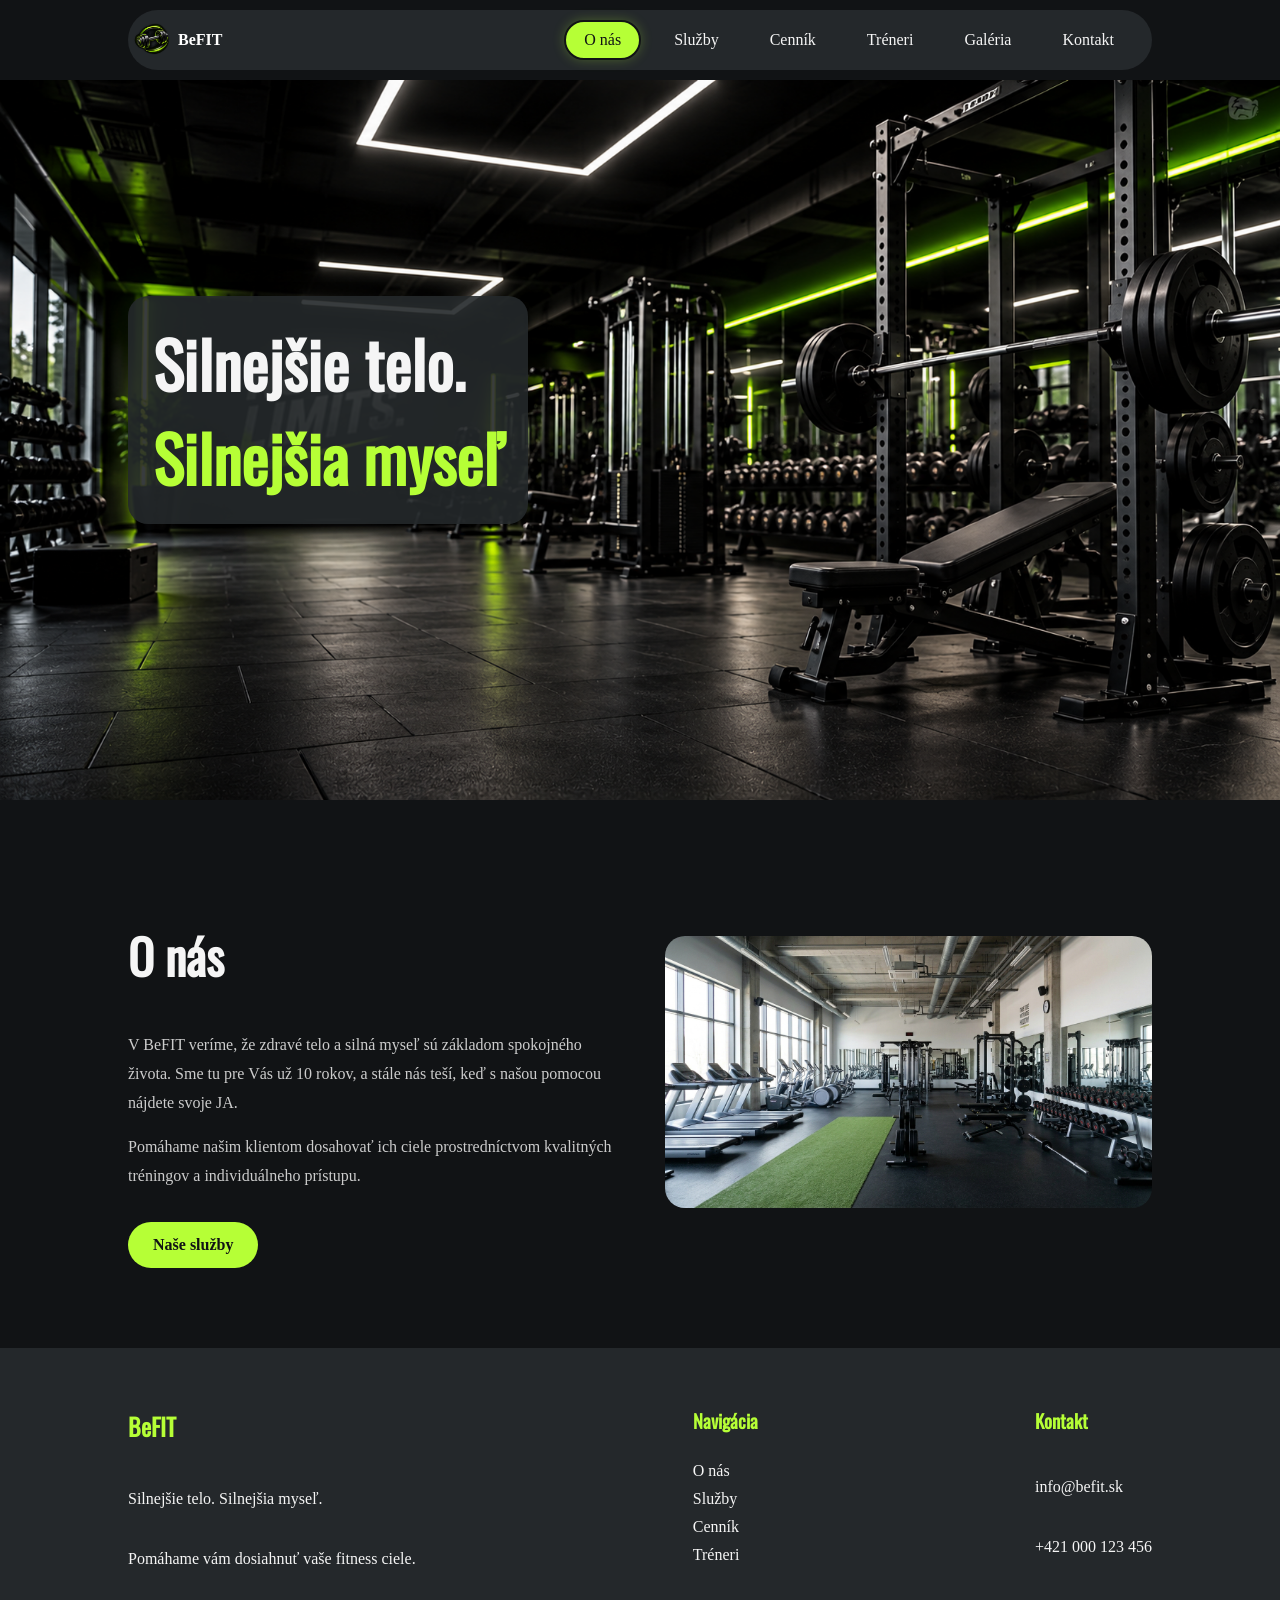
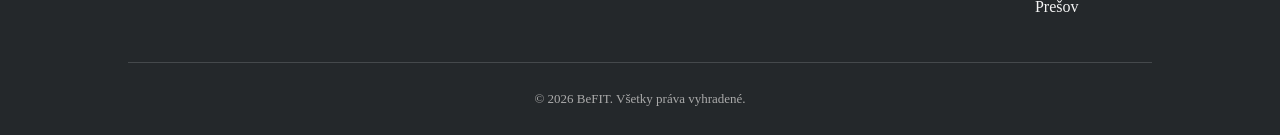
<file: index.html>
<!DOCTYPE html>
<html lang="sk">
<head>
    <meta charset="UTF-8">
    <meta name="viewport" content="width=device-width, initial-scale=1.0">
    <title>BeFit</title>
    <link rel="stylesheet" href="style.css">
</head>
<body>
    <header>
        <div class="logo">
            <img src="images/logo_ikona.png" alt="logo">
            <span><strong>BeFIT</strong></span>
        </div>
        <nav>
            <a href="index.html" class="active">O nás</a>
            <a href="sluzby.html">Služby</a>
            <a href="cennik.html">Cenník</a>
            <a href="treneri.html">Tréneri</a>
            <a href="galeria.html">Galéria</a>
            <a href="kontakt.html">Kontakt</a>
        </nav>
    </header>
    <div class="banner">
        <img src="images/banner.png" alt="banner">
        <div id="text">
            <span class="slogan white">Silnejšie telo.</span>
            <span class="slogan green">Silnejšia myseľ</span>
        </div>
    </div>
    
    <main>
        
        <section class="about">
        <div class="about-text">
            <h1>O nás</h1>
            <p>
                V BeFIT veríme, že zdravé telo a silná myseľ
                sú základom spokojného života. Sme tu pre Vás už 10 rokov, a stále nás teší, keď s našou pomocou nájdete svoje JA.
            </p>
            <p>
                Pomáhame našim klientom dosahovať ich ciele
                prostredníctvom kvalitných tréningov
                a individuálneho prístupu.
            </p>
            <a href="sluzby.html" class="button">
                Naše služby
            </a>
        </div>

        <div class="about-image">
            <img src="images/gym.jpg" alt="Interiér fitness centra">
        </div>
    </section>
    </main>
    <footer>
    <div class="footer-container">

        <div class="footer-about">
            <h2>BeFIT</h2>
            <p>Silnejšie telo. Silnejšia myseľ.</p>
            <p>Pomáhame vám dosiahnuť vaše fitness ciele.</p>
        </div>

        <div class="footer-links">
            <h3>Navigácia</h3>
            <a href="index.html">O nás</a>
            <a href="sluzby.html">Služby</a>
            <a href="cennik.html">Cenník</a>
            <a href="treneri.html">Tréneri</a>
        </div>

        <div class="footer-contact">
            <h3>Kontakt</h3>
            <p>info@befit.sk</p>
            <p>+421 000 123 456</p>
            <p>Prešov</p>
        </div>

    </div>

    <div class="footer-bottom">
        <p>&copy; 2026 BeFIT. Všetky práva vyhradené.</p>
    </div>
</footer>
    <script src="script.js"></script>
</body>
</html>
</file>
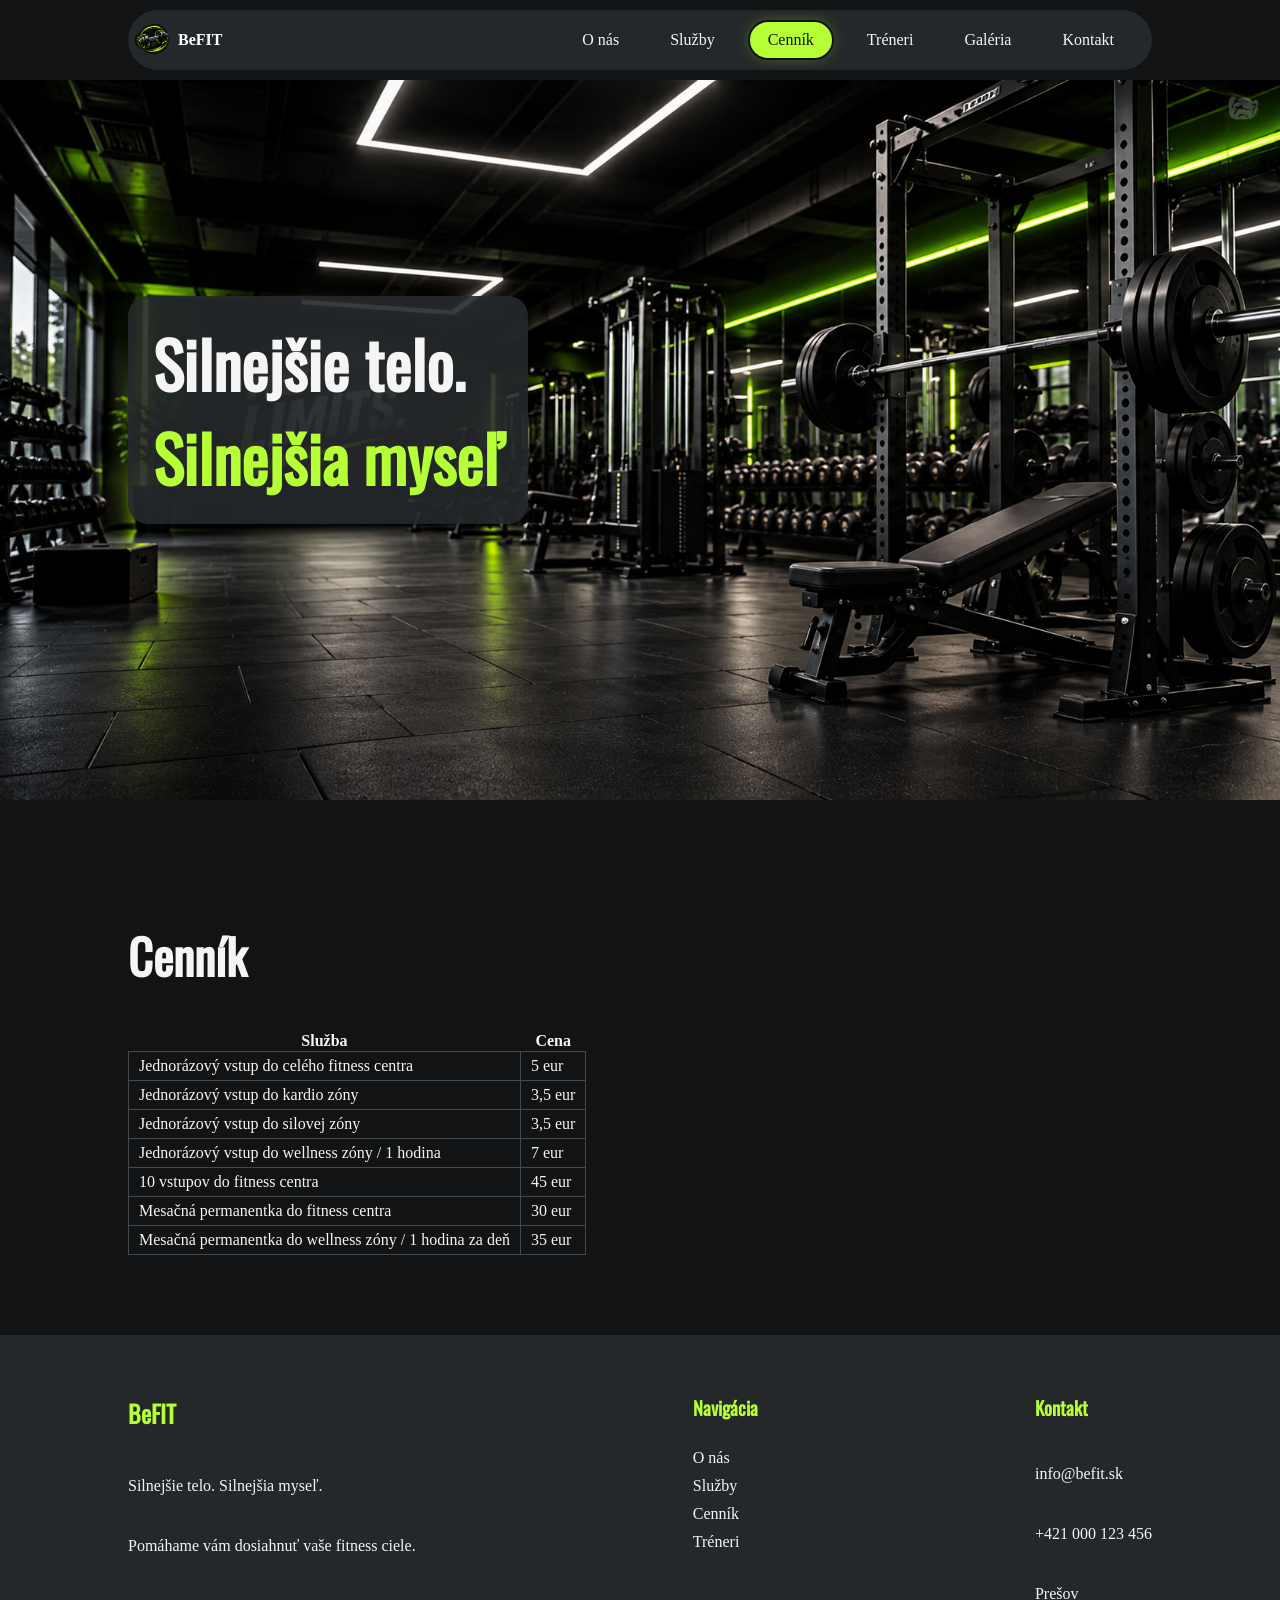
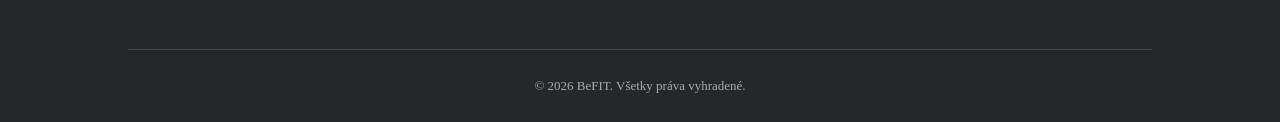
<file: cennik.html>
<!DOCTYPE html>
<html lang="sk">
<head>
    <meta charset="UTF-8">
    <meta name="viewport" content="width=device-width, initial-scale=1.0">
    <title>BeFit</title>
    <link rel="stylesheet" href="style.css">
</head>
<body>
    <header>
        <div class="logo">
            <img src="images/logo_ikona.png" alt="logo">
            <span><strong>BeFIT</strong></span>
        </div>
        <nav>
            <a href="index.html">O nás</a>
            <a href="sluzby.html">Služby</a>
            <a href="cennik.html" class="active">Cenník</a>
            <a href="treneri.html">Tréneri</a>
            <a href="galeria.html">Galéria</a>
            <a href="kontakt.html">Kontakt</a>
        </nav>
    </header>
    <div class="banner">
        <img src="images/banner.png" alt="banner">
        <div id="text">
            <span class="slogan white">Silnejšie telo.</span>
            <span class="slogan green">Silnejšia myseľ</span>
        </div>
    </div>
    
    <main>
        
        <section class="about">
        <div class="about-text">
            <h1>Cenník</h1>
            <table class="cennik">
                <thead>
                    <tr>
                        <th>Služba</td>
                        <th>Cena</td> 
                    </tr>
                </thead>
                <tbody>
                    <tr>
                        <td>Jednorázový vstup do celého fitness centra</td>
                        <td>5 eur</td>
                    </tr>
                    <tr>
                        <td>Jednorázový vstup do kardio zóny</td>
                        <td>3,5 eur</td>
                    </tr>
                    <tr>
                        <td>Jednorázový vstup do silovej zóny</td>
                        <td>3,5 eur</td>
                    </tr>
                    <tr>
                        <td>Jednorázový vstup do wellness zóny / 1 hodina</td>
                        <td>7 eur</td>
                    </tr>
                    <tr>
                        <td>10 vstupov do fitness centra</td>
                        <td>45 eur</td>
                    </tr>
                    <tr>
                        <td>Mesačná permanentka do fitness centra</td>
                        <td>30 eur</td>
                    </tr>
                    <tr>
                        <td>Mesačná permanentka do wellness zóny / 1 hodina za deň</td>
                        <td>35 eur</td>
                    </tr>
                </tbody>
            </table>
            
            
        </div>

        
    </section>
    </main>
    <footer>
    <div class="footer-container">

        <div class="footer-about">
            <h2>BeFIT</h2>
            <p>Silnejšie telo. Silnejšia myseľ.</p>
            <p>Pomáhame vám dosiahnuť vaše fitness ciele.</p>
        </div>

        <div class="footer-links">
            <h3>Navigácia</h3>
            <a href="index.html">O nás</a>
            <a href="sluzby.html">Služby</a>
            <a href="cennik.html">Cenník</a>
            <a href="treneri.html">Tréneri</a>
        </div>

        <div class="footer-contact">
            <h3>Kontakt</h3>
            <p>info@befit.sk</p>
            <p>+421 000 123 456</p>
            <p>Prešov</p>
        </div>

    </div>

    <div class="footer-bottom">
        <p>&copy; 2026 BeFIT. Všetky práva vyhradené.</p>
    </div>
</footer>
    <script src="script.js"></script>
</body>
</html>
</file>
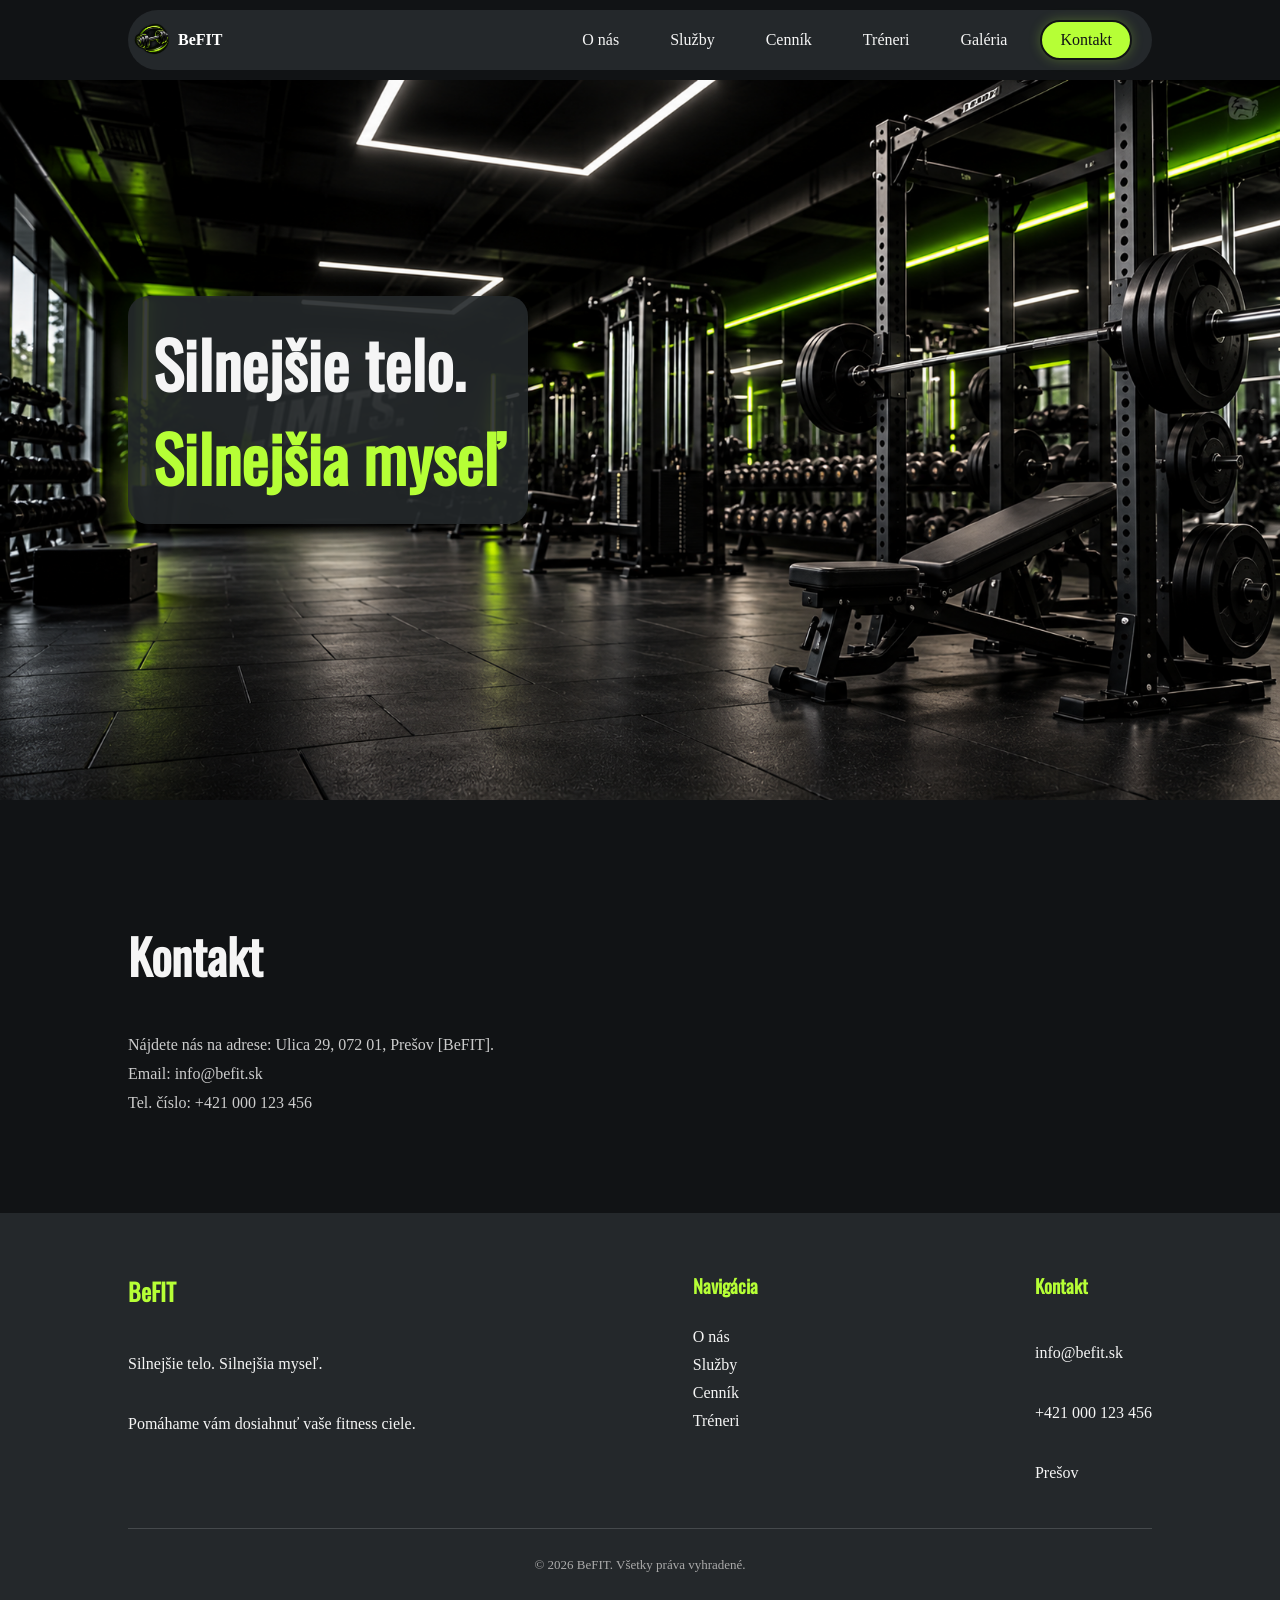
<file: kontakt.html>
<!DOCTYPE html>
<html lang="sk">
<head>
    <meta charset="UTF-8">
    <meta name="viewport" content="width=device-width, initial-scale=1.0">
    <title>BeFit</title>
    <link rel="stylesheet" href="style.css">
</head>
<body>
    <header>
        <div class="logo">
            <img src="images/logo_ikona.png" alt="logo">
            <span><strong>BeFIT</strong></span>
        </div>
        <nav>
            <a href="index.html">O nás</a>
            <a href="sluzby.html">Služby</a>
            <a href="cennik.html">Cenník</a>
            <a href="treneri.html">Tréneri</a>
            <a href="galeria.html">Galéria</a>
            <a href="kontakt.html" class="active">Kontakt</a>
        </nav>
    </header>
    <div class="banner">
        <img src="images/banner.png" alt="banner">
        <div id="text">
            <span class="slogan white">Silnejšie telo.</span>
            <span class="slogan green">Silnejšia myseľ</span>
        </div>
    </div>
    
    <main>
        
        <section class="about">
        <div class="about-text">
            <h1>Kontakt</h1>
            <p>
                Nájdete nás na adrese: Ulica 29, 072 01, Prešov [BeFIT]. <br>
                Email: info@befit.sk <br>
                Tel. číslo: +421 000 123 456
            </p>
            
        </div>

        
    </section>
    </main>
    <footer>
    <div class="footer-container">

        <div class="footer-about">
            <h2>BeFIT</h2>
            <p>Silnejšie telo. Silnejšia myseľ.</p>
            <p>Pomáhame vám dosiahnuť vaše fitness ciele.</p>
        </div>

        <div class="footer-links">
            <h3>Navigácia</h3>
            <a href="index.html">O nás</a>
            <a href="sluzby.html">Služby</a>
            <a href="cennik.html">Cenník</a>
            <a href="treneri.html">Tréneri</a>
        </div>

        <div class="footer-contact">
            <h3>Kontakt</h3>
            <p>info@befit.sk</p>
            <p>+421 000 123 456</p>
            <p>Prešov</p>
        </div>

    </div>

    <div class="footer-bottom">
        <p>&copy; 2026 BeFIT. Všetky práva vyhradené.</p>
    </div>
</footer>
    <script src="script.js"></script>
</body>
</html>
</file>
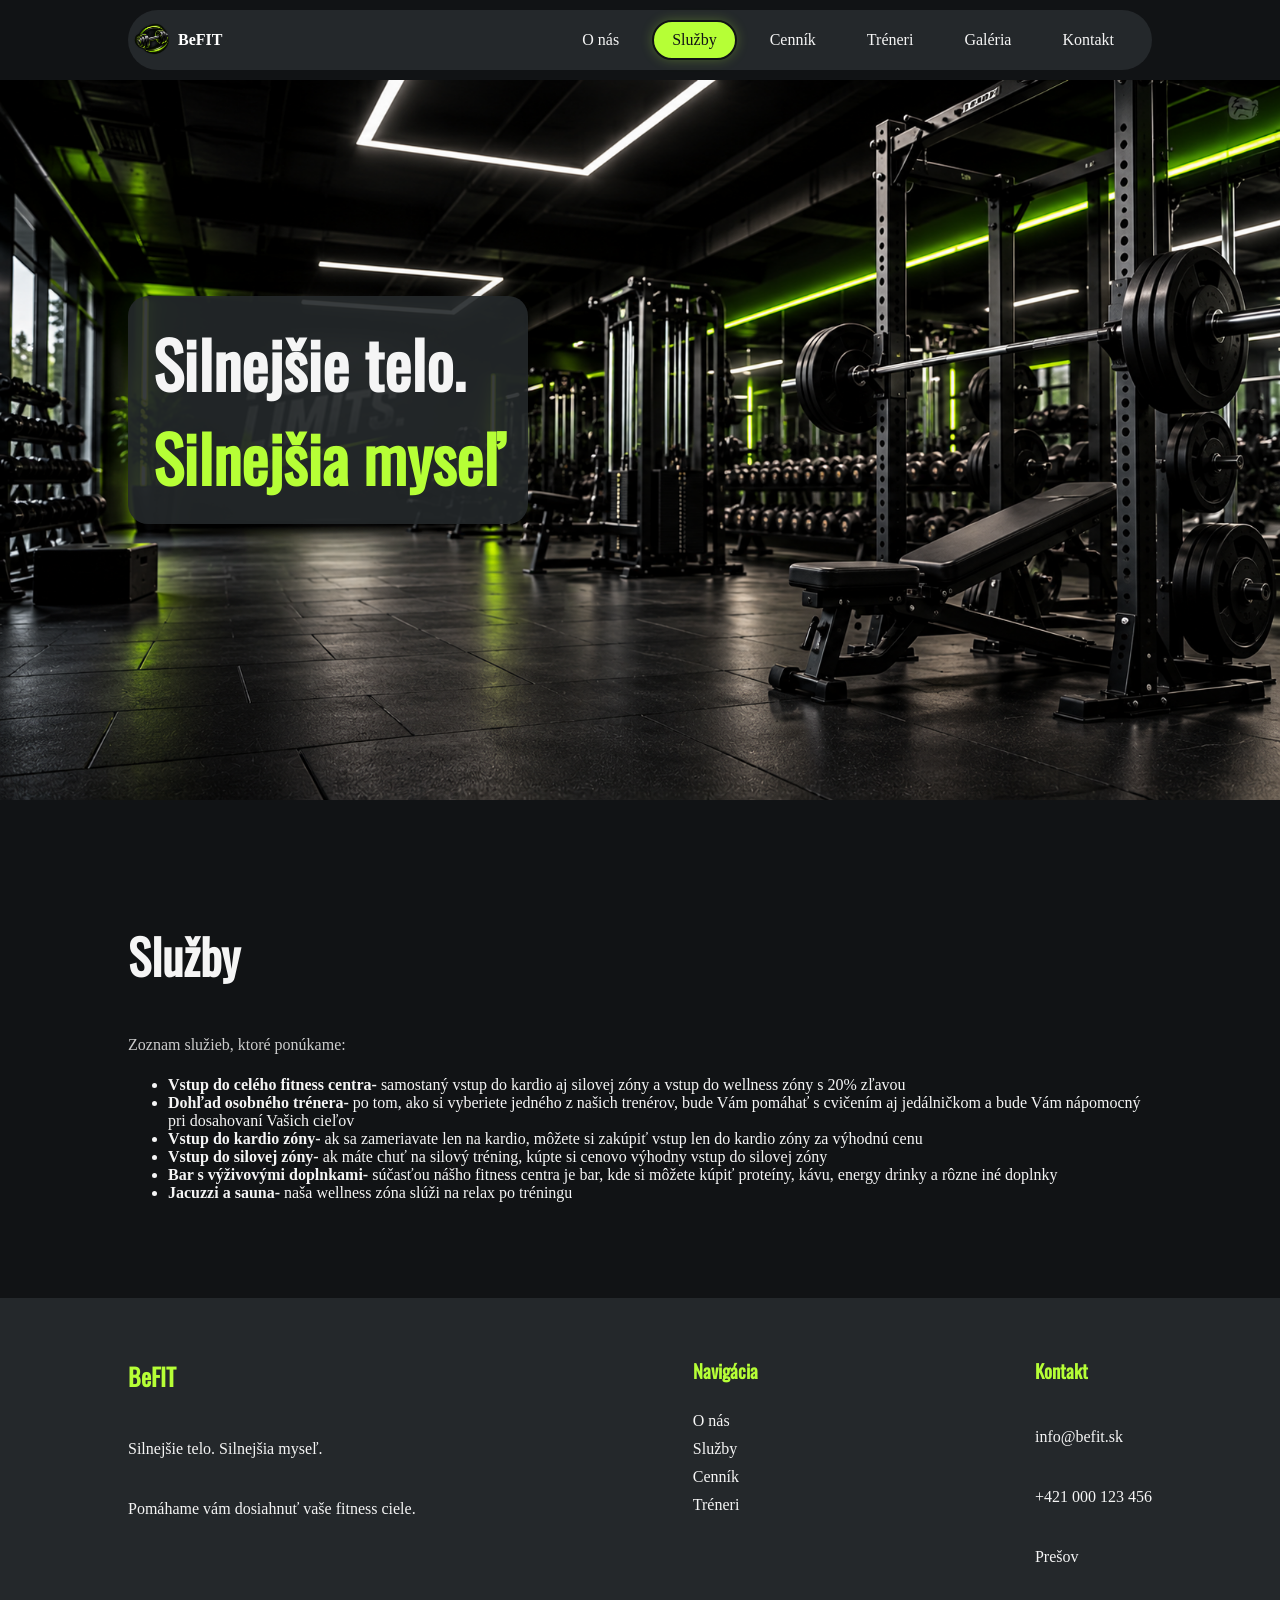
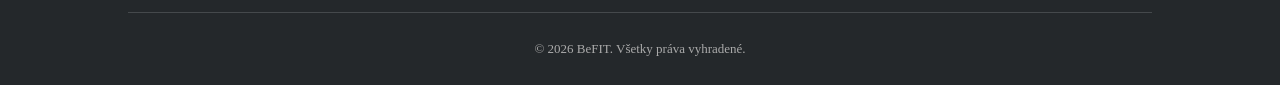
<file: sluzby.html>
<!DOCTYPE html>
<html lang="sk">
<head>
    <meta charset="UTF-8">
    <meta name="viewport" content="width=device-width, initial-scale=1.0">
    <title>BeFit</title>
    <link rel="stylesheet" href="style.css">
</head>
<body>
    <header>
        <div class="logo">
            <img src="images/logo_ikona.png" alt="logo">
            <span><strong>BeFIT</strong></span>
        </div>
        <nav>
            <a href="index.html">O nás</a>
            <a href="sluzby.html" class="active">Služby</a>
            <a href="cennik.html">Cenník</a>
            <a href="treneri.html">Tréneri</a>
            <a href="galeria.html">Galéria</a>
            <a href="kontakt.html">Kontakt</a>
        </nav>
    </header>
    <div class="banner">
        <img src="images/banner.png" alt="banner">
        <div id="text">
            <span class="slogan white">Silnejšie telo.</span>
            <span class="slogan green">Silnejšia myseľ</span>
        </div>
    </div>
    
    <main>
        
        <section class="about">
        <div class="about-text">
            <h1>Služby</h1>
            <p> Zoznam služieb, ktoré ponúkame:
            </p>
            <ul>
                <li><strong>Vstup do celého fitness centra-</strong> samostaný vstup do kardio aj silovej zóny a vstup do wellness zóny s 20% zľavou</li>
                <li><strong>Dohľad osobného trénera-</strong> po tom, ako si vyberiete jedného z našich trenérov, bude Vám pomáhať s cvičením aj jedálničkom a bude Vám nápomocný pri dosahovaní Vašich cieľov</li>
                <li><strong>Vstup do kardio zóny-</strong> ak sa zameriavate len na kardio, môžete si zakúpiť vstup len do kardio zóny za výhodnú cenu</li>
                <li><strong>Vstup do silovej zóny-</strong> ak máte chuť na silový tréning, kúpte si cenovo výhodny vstup do silovej zóny</li>
                <li><strong>Bar s výživovými doplnkami-</strong> súčasťou nášho fitness centra je bar, kde si môžete kúpiť proteíny, kávu, energy drinky a rôzne iné doplnky</li>
                <li><strong>Jacuzzi a sauna-</strong> naša wellness zóna slúži na relax po tréningu</li>
            </ul>
            
        </div>

        
    </section>
    </main>
    <footer>
    <div class="footer-container">

        <div class="footer-about">
            <h2>BeFIT</h2>
            <p>Silnejšie telo. Silnejšia myseľ.</p>
            <p>Pomáhame vám dosiahnuť vaše fitness ciele.</p>
        </div>

        <div class="footer-links">
            <h3>Navigácia</h3>
            <a href="index.html">O nás</a>
            <a href="sluzby.html">Služby</a>
            <a href="cennik.html">Cenník</a>
            <a href="treneri.html">Tréneri</a>
        </div>

        <div class="footer-contact">
            <h3>Kontakt</h3>
            <p>info@befit.sk</p>
            <p>+421 000 123 456</p>
            <p>Prešov</p>
        </div>

    </div>

    <div class="footer-bottom">
        <p>&copy; 2026 BeFIT. Všetky práva vyhradené.</p>
    </div>
</footer>
    <script src="script.js"></script>
</body>
</html>
</file>
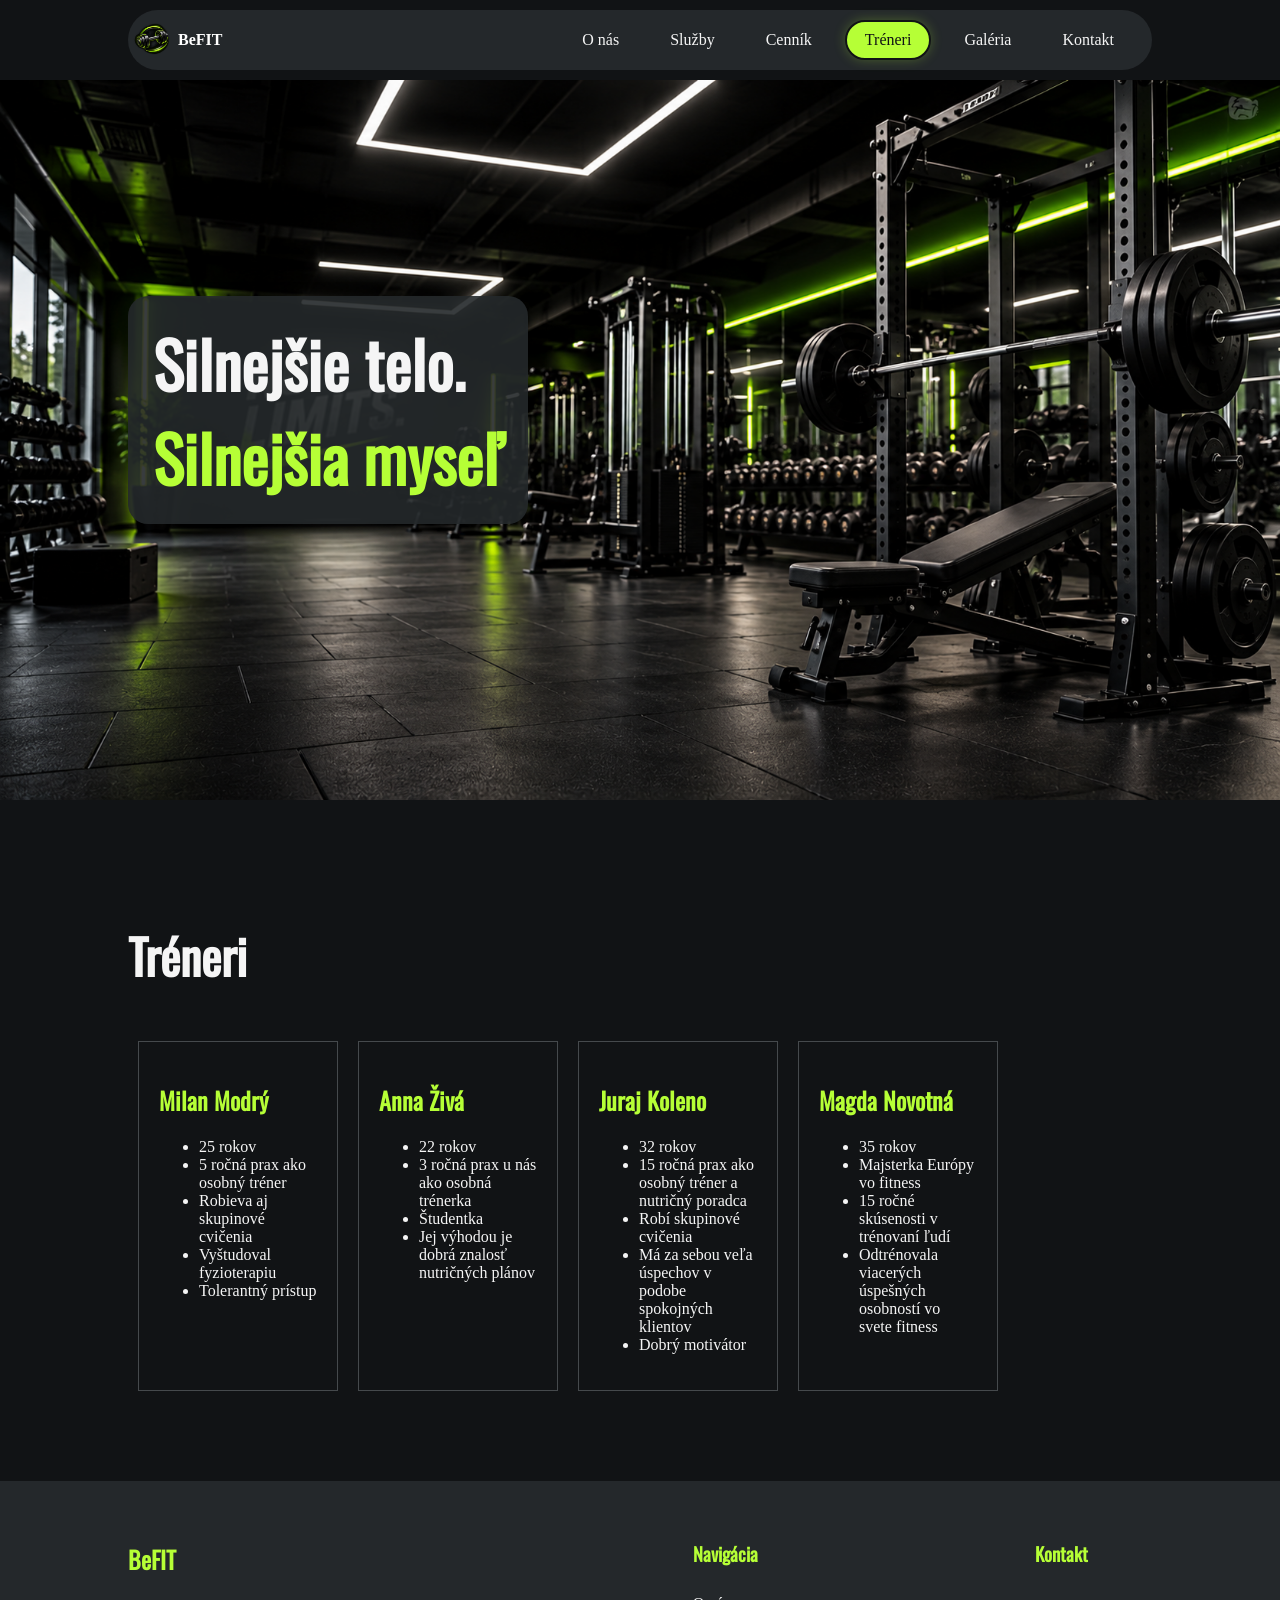
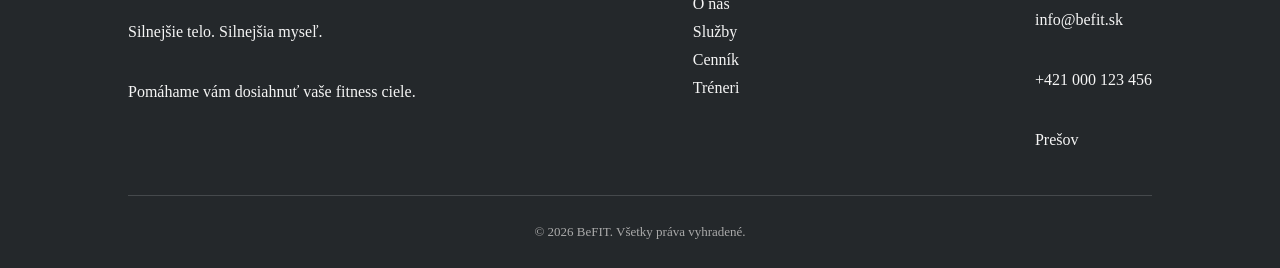
<file: treneri.html>
<!DOCTYPE html>
<html lang="sk">
<head>
    <meta charset="UTF-8">
    <meta name="viewport" content="width=device-width, initial-scale=1.0">
    <title>BeFit</title>
    <link rel="stylesheet" href="style.css">
</head>
<body>
    <header>
        <div class="logo">
            <img src="images/logo_ikona.png" alt="logo">
            <span><strong>BeFIT</strong></span>
        </div>
        <nav>
            <a href="index.html">O nás</a>
            <a href="sluzby.html">Služby</a>
            <a href="cennik.html">Cenník</a>
            <a href="treneri.html" class="active">Tréneri</a>
            <a href="galeria.html">Galéria</a>
            <a href="kontakt.html">Kontakt</a>
        </nav>
    </header>
    <div class="banner">
        <img src="images/banner.png" alt="banner">
        <div id="text">
            <span class="slogan white">Silnejšie telo.</span>
            <span class="slogan green">Silnejšia myseľ</span>
        </div>
    </div>
    
    <main>
        
        <section class="about">
            
        <div class="about-text">
            <h1>Tréneri</h1>
            <div id="treneri-container">
            <div class="trener">
                <h2>Milan Modrý</h2>
                <ul>
                    <li>25 rokov</li>
                    <li>5 ročná prax ako osobný tréner</li>
                    <li>Robieva aj skupinové cvičenia</li>
                    <li>Vyštudoval fyzioterapiu</li>
                    <li>Tolerantný prístup</li>
                </ul>
            </div>
            <div class="trener">
                <h2>Anna Živá</h2>
                <ul>
                    <li>22 rokov</li>
                    <li>3 ročná prax u nás ako osobná trénerka</li>
                    <li>Študentka</li>
                    <li>Jej výhodou je dobrá znalosť nutričných plánov</li>
                </ul>
            </div>
            <div class="trener">
                <h2>Juraj Koleno</h2>
                <ul>
                    <li>32 rokov</li>
                    <li>15 ročná prax ako osobný tréner a nutričný poradca</li>
                    <li>Robí skupinové cvičenia</li>
                    <li>Má za sebou veľa úspechov v podobe spokojných klientov</li>
                    <li>Dobrý motivátor</li>
                </ul>
            </div>
            <div class="trener">
                <h2>Magda Novotná</h2>
                <ul>
                    <li>35 rokov</li>
                    <li>Majsterka Európy vo fitness</li>
                    <li>15 ročné skúsenosti v trénovaní ľudí</li>
                    <li>Odtrénovala viacerých úspešných osobností vo svete fitness</li>
                </ul>
            </div>
            </div>
        </div>

        
    </section>
    </main>
    <footer>
    <div class="footer-container">

        <div class="footer-about">
            <h2>BeFIT</h2>
            <p>Silnejšie telo. Silnejšia myseľ.</p>
            <p>Pomáhame vám dosiahnuť vaše fitness ciele.</p>
        </div>

        <div class="footer-links">
            <h3>Navigácia</h3>
            <a href="index.html">O nás</a>
            <a href="sluzby.html">Služby</a>
            <a href="cennik.html">Cenník</a>
            <a href="treneri.html">Tréneri</a>
        </div>

        <div class="footer-contact">
            <h3>Kontakt</h3>
            <p>info@befit.sk</p>
            <p>+421 000 123 456</p>
            <p>Prešov</p>
        </div>

    </div>

    <div class="footer-bottom">
        <p>&copy; 2026 BeFIT. Všetky práva vyhradené.</p>
    </div>
</footer>
    <script src="script.js"></script>
</body>
</html>
</file>
<file: style.css>
@font-face {
    font-family: 'Montserrat'; /* Názov, pod ktorým budete font volať v CSS */
    src: url('fonts/Montserrat-Regular.ttf') format('ttf'); /* Správna cesta k súboru */
    font-weight: normal; /* Definícia hrúbky (normal, bold, 400, 700...) */
    font-style: normal;  /* Definícia štýlu (normal, italic) */
    font-display: swap;  /* Zabezpečí, že text sa zobrazí hneď s náhradným fontom, kým sa tento stiahne */
}
@font-face {
    font-family: 'Oswald';
    src: url('fonts/Oswald-Regular.ttf') format('truetype');
    font-weight: normal; 
    font-style: normal;
    font-display: swap;
}

*{
    box-sizing: border-box;
}

html{
    scroll-behavior: smooth;
}

img{
    max-width: 100%;
}

body{
    font-family: Montserrat, Verdana;
    background-color: #111315;
    color: #F5F5F5;
    margin: 0;
    padding: 0;
}

h1,h2,h3 {
    font-family: Oswald;
}

.logo > img{
    width: 50px;
    
}

.logo span{
    color: white;
}

.logo{
    display: flex;
    align-items: center;
}

nav{
    display: flex;
    gap: 15px;
    margin-right: 20px;
    align-items: center;
}

nav a {
    text-decoration: none;
    color: #F5F5F5;
    height: 40px;
    padding: 0 18px;
    border-radius: 20px;

    display: flex;
    align-items: center;
    justify-content: center;

    transition: 0.3s ease;
}

nav a:hover {
    background-color: #B6FF36;
    color: #111315;
    box-shadow: 0 0 12px rgba(182, 255, 54, 0.25);
}

header{
    display: flex;
    justify-content: space-between;
    align-items: center;
    height: 60px;
    background-color: #24282B;
    border-radius: 30px;
    width: 80%;
    margin: 10px auto 10px auto;
    
}

.banner img {
    width: 100%;
    max-width: 100%;
    height: auto;
    display: block;
}

.banner{
    position: relative;
    width: 100%;
}

.white{
    color: #F5F5F5;
    font-size: 4em;
    font-family: Oswald;
    font-weight: bold;
}

.green {
    color: #B6FF36;
    font-size: 4em;
    font-family: Oswald;
    font-weight: bold;
}

#text{
    display: flex;
    flex-direction: column;
    background-color: rgba(36, 40, 43, 0.9);
    width: fit-content;
    padding: 20px 25px;
    position: absolute;
    top: 30%;
    left: 10%;
    border-radius: 20px;
    box-shadow: 0 5px 20px rgba(0, 0, 0, 0.2);
}

footer {
    background-color: #24282B;
    margin-top: 60px;
    padding: 40px 10% 15px;
}

.footer-container {
    display: flex;
    justify-content: space-between;
    gap: 40px;
    flex-wrap: wrap;
}

.footer-about,
.footer-links,
.footer-contact {
    display: flex;
    flex-direction: column;
    gap: 10px;
}

footer h2 {
    color: #B6FF36;
}

footer h3 {
    color: #B6FF36;
}

footer a {
    color: #F5F5F5;
    text-decoration: none;
    transition: 0.3s;
}

footer a:hover {
    color: #B6FF36;
}

.footer-bottom {
    border-top: 1px solid #45494C;
    margin-top: 30px;
    padding-top: 15px;
    text-align: center;
    color: #AAAAAA;
    font-size: 13px;
}

.about {
    display: flex;
    align-items: center;
    justify-content: space-between;
    gap: 50px;
    width: 80%;
    margin: 80px auto;
}

.about-text {
    flex: 1;
}

.about-text h1 {
    font-size: 3em;
}

.about-text p {
    line-height: 1.8;
    color: #CCCCCC;
}

.about-image {
    flex: 1;
}

.about-image img {
    width: 100%;
    border-radius: 20px;
}

.button {
    display: inline-block;
    background-color: #B6FF36;
    color: #111315;
    padding: 14px 25px;
    border-radius: 25px;
    text-decoration: none;
    font-weight: bold;
    margin-top: 15px;
}

.active{
    background-color: #B6FF36;
    color: #111315;
    box-shadow: 0 0 12px rgba(182, 255, 54, 0.25);
    border: solid 2px #111315;
}

.cennik{
    border-collapse: collapse;
}

.cennik td{
    padding: 5px 10px;
    border: solid 1px #45494C;
}

#treneri-container{
    display: flex;
    
}

.trener{
    border: solid 1px #45494C;
    padding: 20px;
    width: 200px;
    margin: 10px;
}

.trener h2{
    color: #B6FF36;
}

.galeria {
  display: grid;
  grid-template-columns: repeat(auto-fill, minmax(220px, 1fr));
  gap: 15px;
}

.galeria img {
  width: 100%;
  height: 150px;
  object-fit: cover;
  cursor: pointer;
  border-radius: 10px;
  transition: transform 0.3s;
}

.galeria img:hover {
  transform: scale(1.03);
}

/* Lightbox */
.lightbox {
  display: none;
  position: fixed;
  inset: 0;
  background: rgba(0,0,0,0.95);
  z-index: 9999;
  align-items: center;
  justify-content: center;
}

.lightbox.active {
  display: flex;
}

.lightbox img {
  max-width: 85%;
  max-height: 85vh;
  object-fit: contain;
}

.lightbox button {
  position: absolute;
  background: none;
  border: none;
  color: white;
  font-size: 40px;
  cursor: pointer;
  padding: 15px;
}

.close {
  top: 15px;
  right: 25px;
}

.prev {
  left: 15px;
}

.next {
  right: 15px;
}

.counter {
  position: absolute;
  bottom: 20px;
  color: white;
  font-size: 16px;
}


/* TABLET */
@media screen and (max-width: 900px) {

    header {
        width: 95%;
    }

    nav {
        gap: 5px;
        margin-right: 10px;
    }

    nav a {
        padding: 0 10px;
        font-size: 13px;
    }

    .logo > img {
        width: 40px;
    }

    .about {
        width: 90%;
        gap: 25px;
    }

    .about-text h1 {
        font-size: 2.5em;
    }

    .white,
    .green {
        font-size: 3em;
    }

    #text {
        top: 25%;
        left: 5%;
    }

    .footer-container {
        gap: 25px;
    }

    #treneri-container {
        flex-wrap: wrap;
        justify-content: center;
    }
}


/* MOBIL */
@media screen and (max-width: 600px) {


    header {
        width: 95%;
        height: auto;
        min-height: 60px;
        padding: 10px;
        flex-direction: column;
        gap: 10px;
        border-radius: 20px;
    }

    .logo {
        justify-content: center;
    }

    nav {
        width: 100%;
        margin: 0;
        display: grid;
        grid-template-columns: repeat(3, 1fr);
        gap: 5px;
    }

    nav a {
        height: 38px;
        padding: 5px;
        font-size: 11px;
        text-align: center;
    }

    .banner img {
        width: 100%;
        height: 250px;
        object-fit: cover;
        object-position: center;
    }

    #text {
        top: 50%;
        left: 50%;
        transform: translate(-50%, -50%);
        width: 90%;
        padding: 15px;
        text-align: center;
        align-items: center;
    }

    .white,
    .green {
        font-size: clamp(1.7em, 7vw, 2.5em);
    }


    .about {
        width: 90%;
        margin: 40px auto;
        flex-direction: column;
        gap: 25px;
    }

    .about-text {
        width: 100%;
    }

    .about-text h1 {
        font-size: 2em;
    }

    .about-text p {
        font-size: 14px;
        line-height: 1.7;
    }

    .about-image {
        width: 100%;
    }


    footer {
        margin-top: 40px;
        padding: 30px 7% 15px;
    }

    .footer-container {
        flex-direction: column;
        gap: 20px;
    }

    .footer-about,
    .footer-links,
    .footer-contact {
        width: 100%;
    }

    #treneri-container {
        flex-direction: column;
        align-items: center;
    }

    .trener {
        width: 90%;
        max-width: 350px;
    }

    .galeria {
        grid-template-columns: repeat(2, 1fr);
        gap: 8px;
    }

    .galeria img {
        height: 130px;
    }

    /* LIGHTBOX */

    .lightbox img {
        max-width: 95%;
        max-height: 75vh;
    }

    .lightbox button {
        font-size: 30px;
    }

}
</file>
